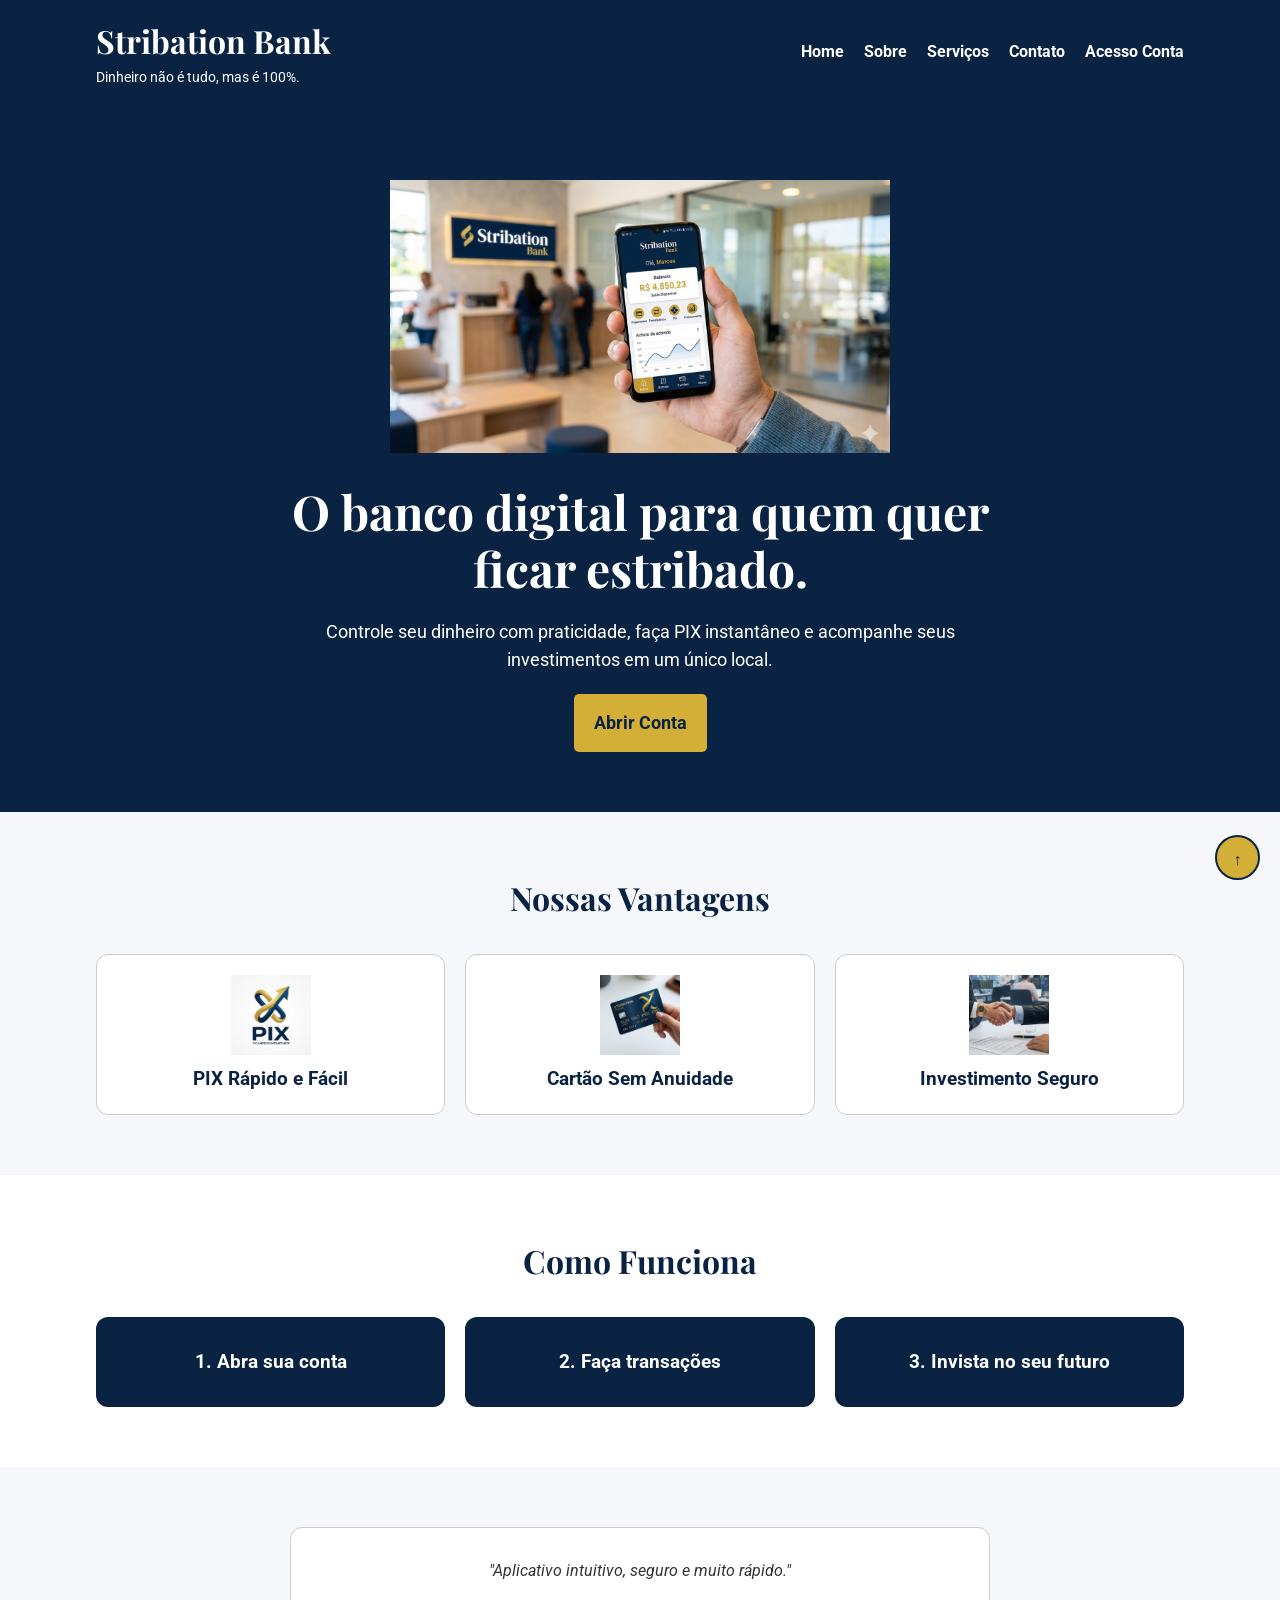
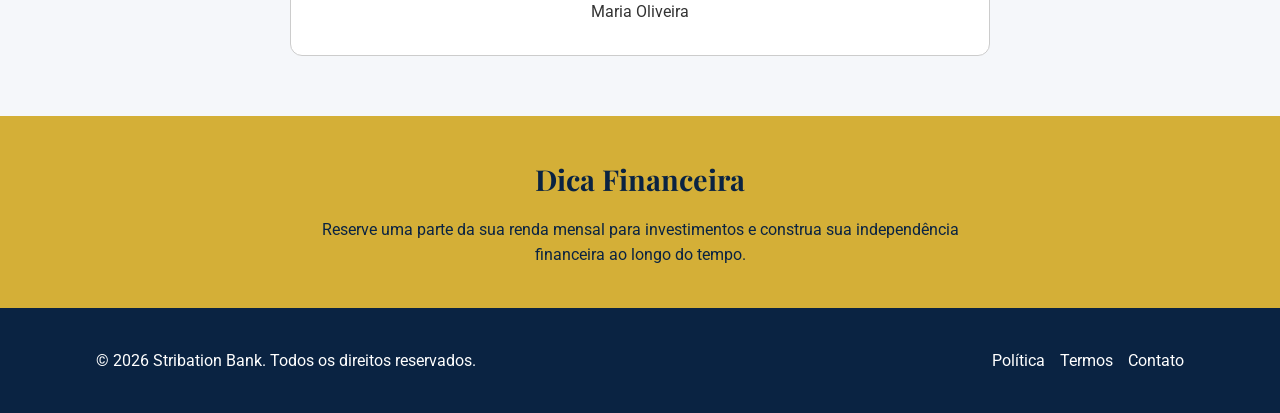
<file: index.html>
<!DOCTYPE html>
<html lang="pt-br">

<head>
  <meta charset="UTF-8" />
  <meta name="viewport" content="width=device-width, initial-scale=1.0" />
  <title>Stribation Bank</title>
  <link rel="stylesheet" href="css/style.css" />
  <link href="https://fonts.googleapis.com/css2?family=Roboto:wght@300;400;700&family=Playfair+Display:wght@400;700&display=swap" rel="stylesheet"/>
  <link rel="icon" href="images/logo.png" >

</head>

<body>

<!--HEADER-->
  <header>
     <div class="container">

            <div class="logo">
                <h1>Stribation Bank</h1>
                <p>Dinheiro não é tudo, mas é 100%.</p>
            </div>
          <nav>
              <a href="index.html">Home</a>
              <a href="sobre.html">Sobre</a>
              <a href="servicos.html">Serviços</a>
              <a href="contato.html">Contato</a>
              <a href="contato.html">Acesso Conta</a>
          </nav>
      </div>
  </header>


    <!-- MAIN -->

    <main>

    <!-- HERO -->

        <section class="hero">
    
            <div class="container">

            <div class="hero-imagem">
                <img src="images/app-bank.png" alt="Aplicativo do Stribation Bank">
            </div>

            <div class="hero-texto">
                <h2>O banco digital para quem quer ficar estribado.</h2>
                <p>Controle seu dinheiro com praticidade, faça PIX instantâneo e acompanhe seus investimentos em um único local.</p>
            
           
                <div class="hero-botoes">
                    <a href="contato.html" class="botao">Abrir Conta</a>
            </div>
        </div>

    </div>

        </section>
 

        <!-- VANTAGENS -->

        <section class="secao" id="vantagens">

            <div class="container">

                <h2>Nossas Vantagens</h2>

                <div class="vantagens">

                    <article class="vantagem">
                       
                        <img src="images/pix.png" alt="Ícone PIX">

                        <h3>PIX Rápido e Fácil</h3>

                    </article>

                    <article class="vantagem">
                       
                        <img src="images/cartao.png" alt="Ícone cartão">

                        <h3>Cartão Sem Anuidade</h3>

                    </article>

                    <article class="vantagem">
                      
                        <img src="images/investimento.png" alt="Ícone investimento">

                        <h3>Investimento Seguro</h3>

                    </article>

                </div>

            </div>

        </section>

        <!-- COMO FUNCIONA -->

        <section class="secao secao-clara">

            <div class="container">

                <h2>Como Funciona</h2>

                <div class="passos">

                    <div class="passo">

                        <h3>1. Abra sua conta</h3>

                    </div>

                    <div class="passo">

                        <h3>2. Faça transações</h3>

                    </div>

                    <div class="passo">

                        <h3>3. Invista no seu futuro</h3>

                    </div>

                </div>

            </div>

        </section>

        <!-- DEPOIMENTOS -->

        <section class="secao">

            <div class="container">

                <div class="depoimentos">

                        <p>
                            "Aplicativo intuitivo, seguro e muito rápido."
                        </p>

                        <span>Maria Oliveira</span>


                </div>

            </div>

        </section>

    </main>

    <!-- ASIDE -->

    <aside class="dica-financeira">

        <div class="container">

            <h2>Dica Financeira</h2>

            <p>
                Reserve uma parte da sua renda mensal para investimentos e
                construa sua independência financeira ao longo do tempo.
            </p>

        </div>

    </aside>

    <!-- FOOTER -->

      <!-- FOOTER -->
    <footer>
    <div class="container">
      <p>© 2026 Stribation Bank. Todos os direitos reservados.</p>
      <nav class="footer-nav">
        <a href="#">Política</a>
        <a href="#">Termos</a>
        <a href="#">Contato</a>
      </nav>
    </div>
    </footer>

  <!-- BOTÃO VOLTAR AO TOPO -->
  <a href="#" class="voltar-topo" aria-label="Voltar ao topo da página">↑</a>

</body>
</html>
</file>
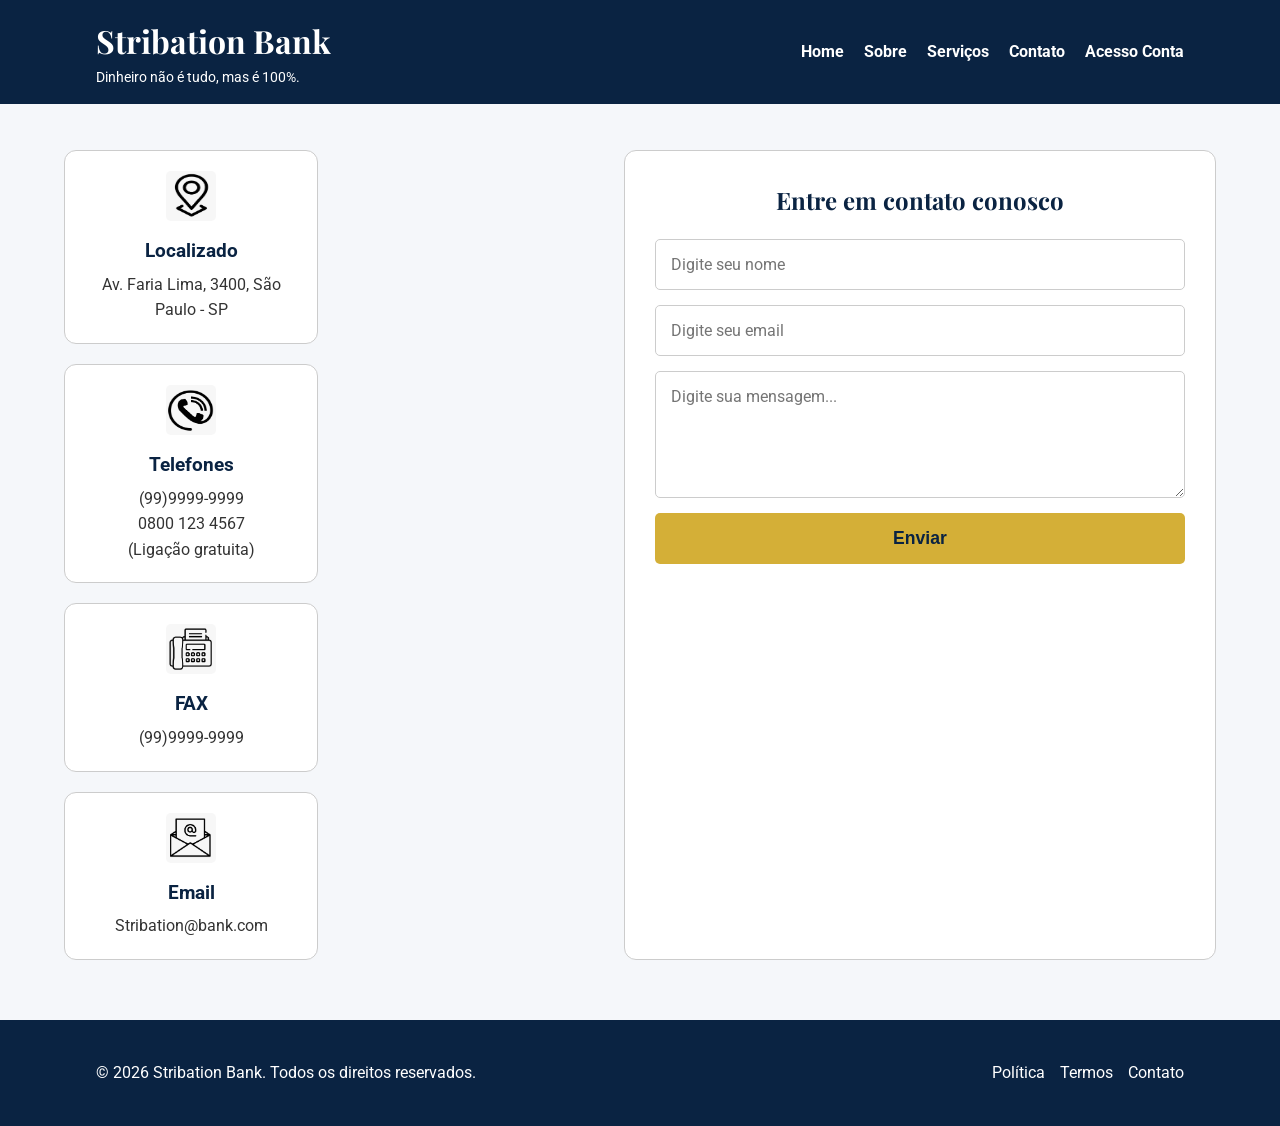
<file: contato.html>
<!DOCTYPE html>
<html lang="pt-br">

<head>
   <meta charset="UTF-8" />
  <meta name="viewport" content="width=device-width, initial-scale=1.0" />
  <title>Stribation Bank</title>
  <link rel="stylesheet" href="css/style.css" />
  <link rel="shortcut icon" href="./images/emprestimo.png" type="image/x-icon">
  <link href="https://fonts.googleapis.com/css2?family=Roboto:wght@300;400;700&family=Playfair+Display:wght@400;700&display=swap" rel="stylesheet"/>
  <link rel="icon" href="images/logo.png" >

</head>

<body>

  <!--HEADER-->

  <header>
      <div class="container">

            <div class="logo">
                <h1>Stribation Bank</h1>
                <p>Dinheiro não é tudo, mas é 100%.</p>
            </div>

          <nav>
              <a href="index.html">Home</a>
              <a href="sobre.html">Sobre</a>
              <a href="servicos.html">Serviços</a>
              <a href="contato.html">Contato</a>
              <a href="contato.html">Acesso Conta</a>
          </nav>
      </div>
  </header>

  <!--MAIN-->

  <main class="main-contato">

    <!-- COLUNA DA ESQUERDA: CARTÕES -->

    <section class="cards-contato">
        <div class="card">
            <img src="./images/localização.jpg" alt="Ícone Localização">
            <h3>Localizado</h3>
            <p>Av. Faria Lima, 3400, São Paulo - SP</p>           
        </div>
        <div class="card">
            <img src="./images/contatos.jpg" alt="Ícone Telefone">
            <h3>Telefones</h3>
            <p>(99)9999-9999<br>0800 123 4567<br>(Ligação gratuita)</p>
        </div>
        <div class="card">
            <img src="./images/Fax.jpg" alt="Ícone Fax">
            <h3>FAX</h3>
            <p>(99)9999-9999</p>
        </div>
        <div class="card">
            <img src="./images/Email.jpg" alt="Ícone Email">
            <h3>Email</h3>
            <p>Stribation@bank.com</p>
        </div>
    </section>

    <!-- COLUNA DA DIREITA: FORMULÁRIO -->

    <section class="form-contato">
        <h2>Entre em contato conosco</h2>
        <form>
            <input type="text" placeholder="Digite seu nome" required>
            <input type="email" placeholder="Digite seu email" required>
            <textarea placeholder="Digite sua mensagem..." rows="5" required></textarea>
            <button type="submit">Enviar</button>
        </form>
    </section>
  </main>
  
  <!-- FOOTER -->

  <footer>
    <div class="container">
      <p>© 2026 Stribation Bank. Todos os direitos reservados.</p>
      <nav class="footer-nav">
        <a href="#">Política</a>
        <a href="#">Termos</a>
        <a href="#">Contato</a>
      </nav>
    </div>
  </footer>

</body>

</html>
</file>
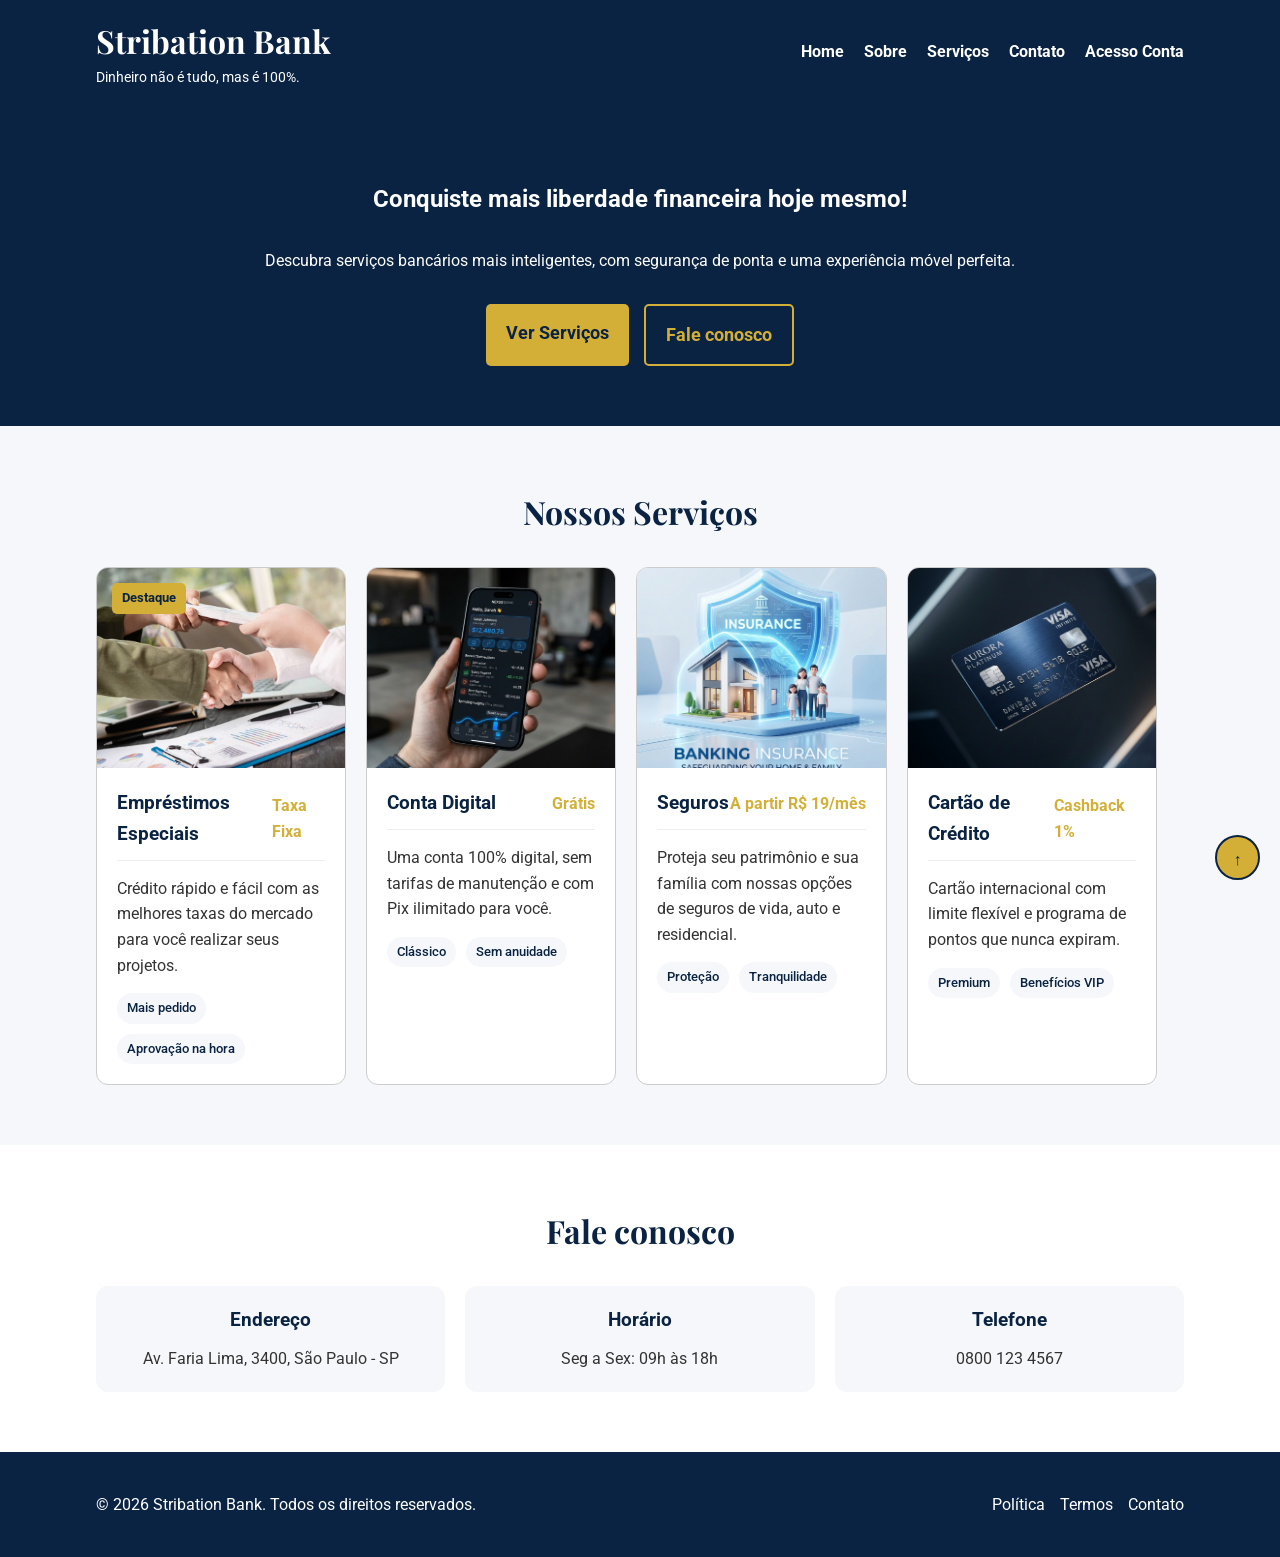
<file: servicos.html>
<!DOCTYPE html>
<html lang="pt-br">

<head>
  <meta charset="UTF-8" />
  <meta name="viewport" content="width=device-width, initial-scale=1.0" />
  <title>Stribation Bank</title>
  <link rel="stylesheet" href="css/style.css" />
  <link href="https://fonts.googleapis.com/css2?family=Roboto:wght@300;400;700&family=Playfair+Display:wght@400;700&display=swap" rel="stylesheet"/>
  <link rel="icon" href="images/logo.png" >
</head>

<body>
  <!--HEADER Nathiara-->
  <header>
      <div class="container">

            <div class="logo">
                <h1>Stribation Bank</h1>
                <p>Dinheiro não é tudo, mas é 100%.</p>
            </div>

          <nav>
              <a href="index.html">Home</a>
              <a href="sobre.html">Sobre</a>
              <a href="servicos.html">Serviços</a>
              <a href="contato.html">Contato</a>
              <a href="contato.html">Acesso Conta</a>
          </nav>
      </div>
  </header>

  <main>
    <!-- HERO -->
    <section class="hero" aria-labelledby="hero-title">
      <div class="container">
        <h1 id="hero-title">Conquiste mais liberdade financeira hoje mesmo!</h1>
        <p>Descubra serviços bancários mais inteligentes, com segurança de ponta e uma experiência móvel perfeita.</p>
        <div class="hero-botoes">
          <a href="#servico" class="botao" aria-label="Explorar nossos serviços bancários">Ver Serviços</a>
          <a href="#contato" class="botao-outline" aria-label="Entrar em contato com o atendimento">Fale conosco</a>
        </div>
      </div>
    </section>

    <!-- SERVIÇOS -->
    <section class="secao" id="servico" aria-labelledby="servicos-title">
      <div class="container">
        <h2 id="servicos-title">Nossos Serviços</h2>

        <div class="itens">

          <div class="item">
            <span class="badge-absoluto">Destaque</span>
            <img src="images/emprestimo.png" alt="Pessoa sorrindo usando aplicativo de empréstimo do banco no celular" class="item-img"/>
            <div class="item-corpo">
              <div class="item-topo">
                <h3>Empréstimos Especiais</h3>
                <span class="preco">Taxa Fixa</span>
              </div>
              <p>Crédito rápido e fácil com as melhores taxas do mercado para você realizar seus projetos.</p>
              <div class="item-tags">
                <span class="tag">Mais pedido</span>
                <span class="tag">Aprovação na hora</span>
              </div>
            </div>
          </div>

          <div class="item">
            <img src="images/conta_digital.png" alt="Interface moderna de aplicativo bancário com tema escuro e detalhes em azul num smartphone" class="item-img"/>
            <div class="item-corpo">
              <div class="item-topo">
                <h3>Conta Digital</h3>
                <span class="preco">Grátis</span>
              </div>
              <p>Uma conta 100% digital, sem tarifas de manutenção e com Pix ilimitado para você.</p>
              <div class="item-tags">
                <span class="tag">Clássico</span>
                <span class="tag">Sem anuidade</span>
              </div>
            </div>
          </div>

          <div class="item">
            <img src="images/seguros_banco.png" alt="Ilustração conceitual 3D de um escudo azul protegendo uma casa e uma família, representando segurança e seguro" class="item-img"/>
            <div class="item-corpo">
              <div class="item-topo">
                <h3>Seguros</h3>
                <span class="preco">A partir R$ 19/mês</span>
              </div>
              <p>Proteja seu patrimônio e sua família com nossas opções de seguros de vida, auto e residencial.</p>
              <div class="item-tags">
                <span class="tag">Proteção</span>
                <span class="tag">Tranquilidade</span>
              </div>
            </div>
          </div>

          <div class="item">
            <img src="images/cartao_credito_.png" alt="Cartão de crédito metálico azul escuro com design premium e moderno flutuando" class="item-img"/>
            <div class="item-corpo">
              <div class="item-topo">
                <h3>Cartão de Crédito</h3>
                <span class="preco">Cashback 1%</span>
              </div>
              <p>Cartão internacional com limite flexível e programa de pontos que nunca expiram.</p>
              <div class="item-tags">
                <span class="tag">Premium</span>
                <span class="tag">Benefícios VIP</span>
              </div>
            </div>
          </div>

        </div>
      </div>
    </section>

    <!-- CONTATO -->
    <section class="secao secao-clara" id="contato" aria-labelledby="contato-title">
      <div class="container">
        <h2 id="contato-title">Fale conosco</h2>
        <div class="contato-infos">
          <div class="contato-item">
            <h3>Endereço</h3>
            <p>Av. Faria Lima, 3400, São Paulo - SP</p>
          </div>
          <div class="contato-item">
            <h3>Horário</h3>
            <p>Seg a Sex: 09h às 18h</p>
          </div>
          <div class="contato-item">
            <h3>Telefone</h3>
            <p>0800 123 4567</p>
          </div>
        </div>
      </div>
    </section>
  </main>

   <!-- FOOTER -->
  <footer>
    <div class="container">
      <p>© 2026 Stribation Bank. Todos os direitos reservados.</p>
      <nav class="footer-nav">
        <a href="#">Política</a>
        <a href="#">Termos</a>
        <a href="#">Contato</a>
      </nav>
    </div>
  </footer>

  <!-- BOTÃO VOLTAR AO TOPO -->
  <a href="servicos.html" class="voltar-topo" aria-label="Voltar ao topo da página">↑</a>
</body>
</html>
</file>
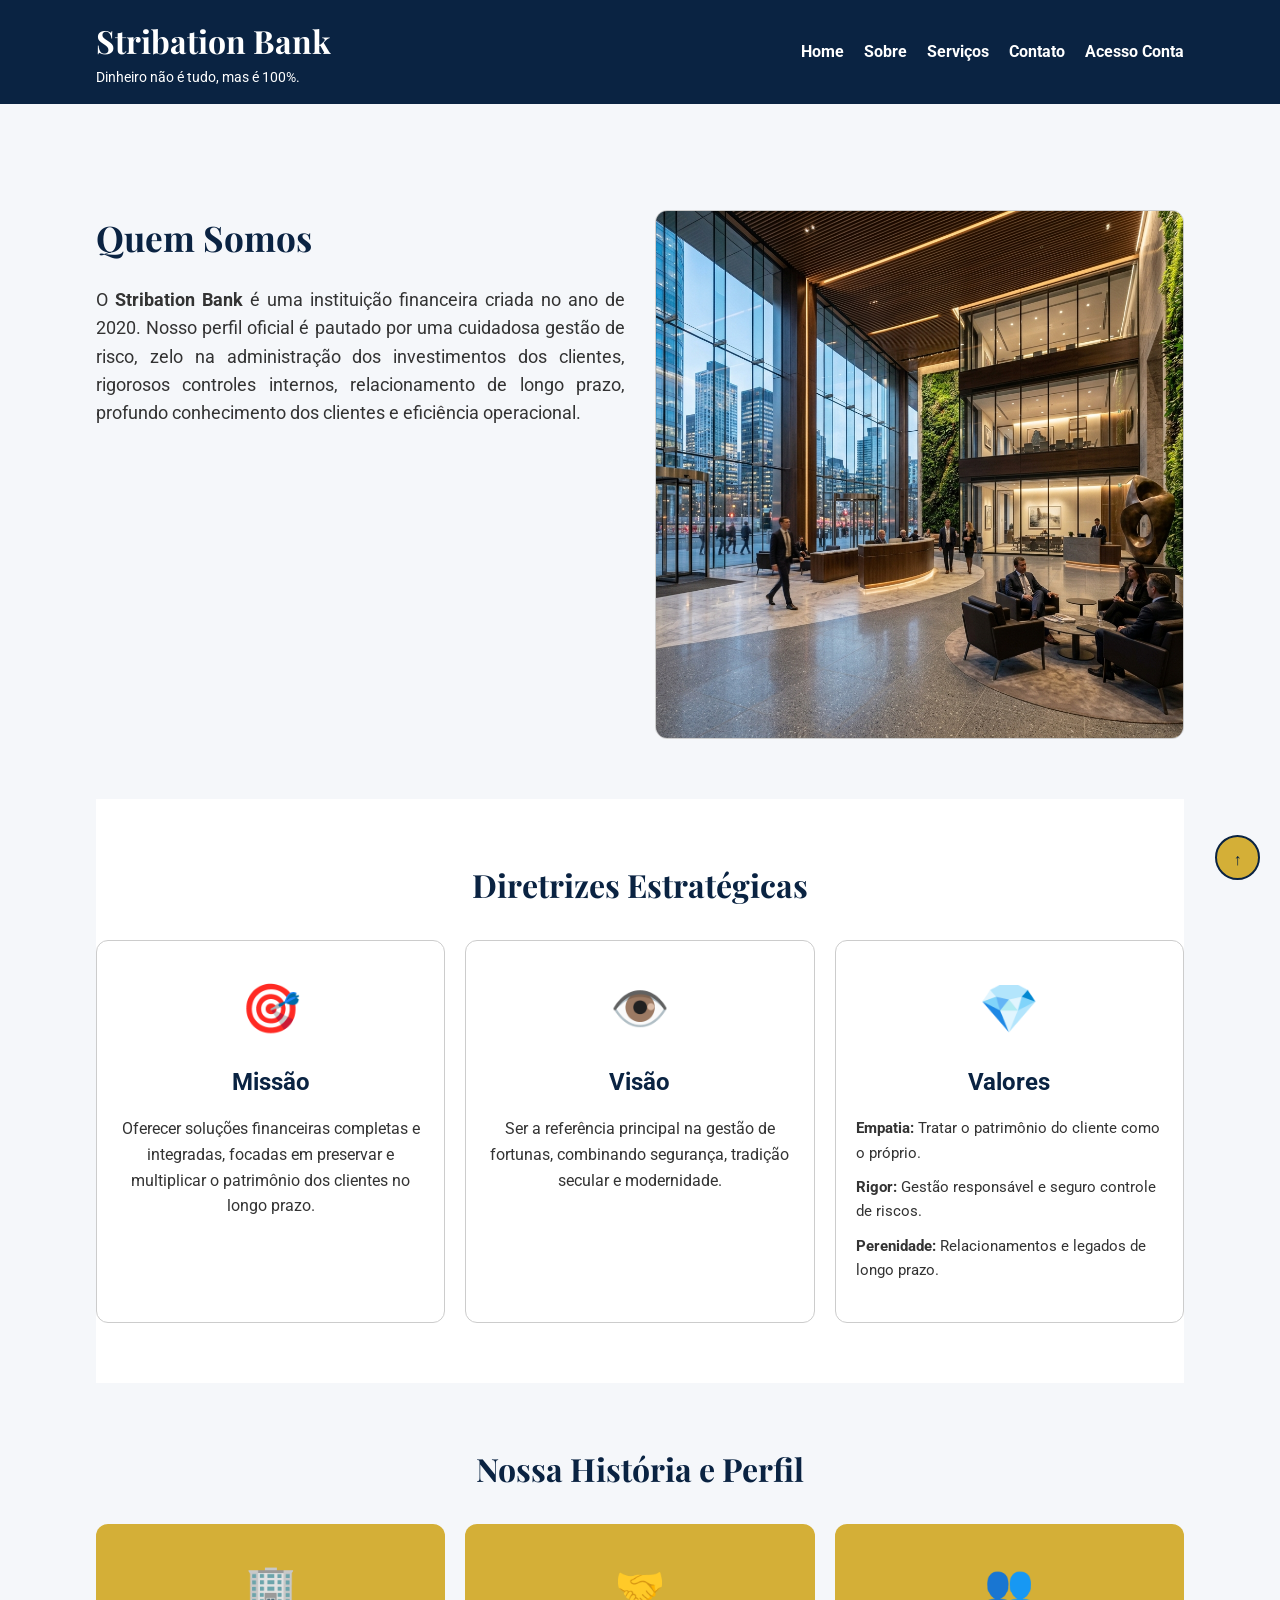
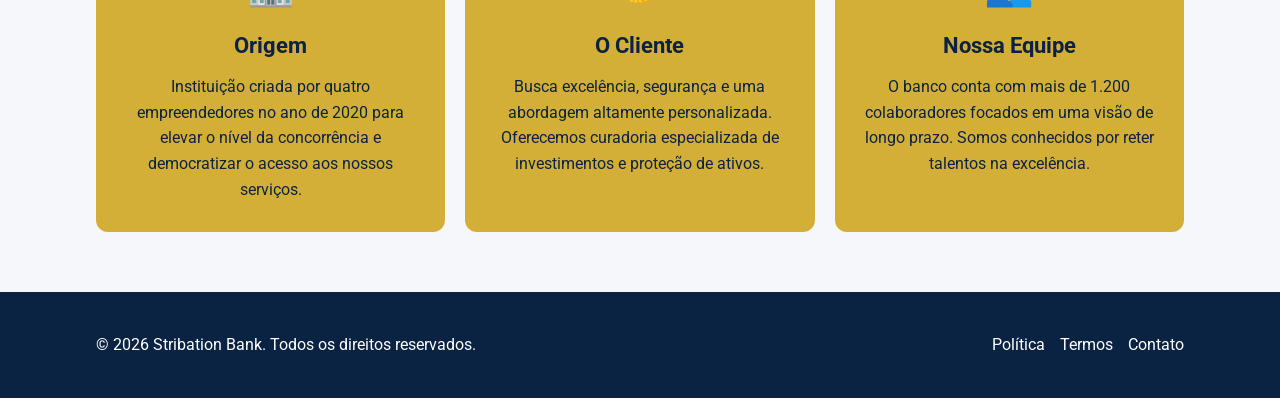
<file: sobre.html>
<!DOCTYPE html>
<html lang="pt-BR">
<head>
    <meta charset="UTF-8">
    <meta name="viewport" content="width=device-width, initial-scale=1.0">
    <title>Sobre Nós | Stribation Bank</title>
    <link rel="stylesheet" href="css/style.css">
    <link href="https://fonts.googleapis.com/css2?family=Roboto:wght@300;400;700&family=Playfair+Display:wght@400;700&display=swap" rel="stylesheet"/>
</head>
<body>

    <header>
        <div class="container">
            <div class="logo">
                <h1>Stribation Bank</h1>
                <p>Dinheiro não é tudo, mas é 100%.</p>
            </div>
            <nav>
                <a href="index.html">Home</a>
                <a href="sobre.html">Sobre</a>
                <a href="servicos.html">Serviços</a>
                <a href="contato.html">Contato</a>
                <a href="contato.html">Acesso Conta</a>
            </nav>
        </div>
    </header>

    <main class="main-offset">
        <div class="container">
        
        <section class="secao sobre-hero">
            <div class="sobre-texto">
                <h2>Quem Somos</h2>
                <p>O <strong>Stribation Bank</strong> é uma instituição financeira criada no ano de 2020. Nosso perfil oficial é pautado por uma cuidadosa gestão de risco, zelo na administração dos investimentos dos clientes, rigorosos controles internos, relacionamento de longo prazo, profundo conhecimento dos clientes e eficiência operacional.</p>
            </div>
            <div class="sobre-imagem">
                <img src="images/sede_banco.png" alt="Interior corporativo luxuoso da sede do Stribation Bank" />
            </div>
        </section>

        <section class="secao secao-clara">
            <h2>Diretrizes Estratégicas</h2>
            <div class="mvv-grid">
                <div class="mvv-card">
                    <div class="icone-card">🎯</div>
                    <h3>Missão</h3>
                    <p>Oferecer soluções financeiras completas e integradas, focadas em preservar e multiplicar o patrimônio dos clientes no longo prazo.</p>
                </div>
                <div class="mvv-card">
                    <div class="icone-card">👁️</div>
                    <h3>Visão</h3>
                    <p>Ser a referência principal na gestão de fortunas, combinando segurança, tradição secular e modernidade.</p>
                </div>
                <div class="mvv-card">
                    <div class="icone-card">💎</div>
                    <h3>Valores</h3>
                    <ul class="pillars-list">
                        <li><strong>Empatia:</strong> Tratar o patrimônio do cliente como o próprio.</li>
                        <li><strong>Rigor:</strong> Gestão responsável e seguro controle de riscos.</li>
                        <li><strong>Perenidade:</strong> Relacionamentos e legados de longo prazo.</li>
                    </ul>
                </div>
            </div>
        </section>

        <section class="secao">
            <h2>Nossa História e Perfil</h2>
            <div class="highlight-grid">
                <div class="highlight-item">
                    <div class="icone-destaque">🏢</div>
                    <h3>Origem</h3>
                    <p>Instituição criada por quatro empreendedores no ano de 2020 para elevar o nível da concorrência e democratizar o acesso aos nossos serviços.</p>
                </div>
                <div class="highlight-item">
                    <div class="icone-destaque">🤝</div>
                    <h3>O Cliente</h3>
                    <p>Busca excelência, segurança e uma abordagem altamente personalizada. Oferecemos curadoria especializada de investimentos e proteção de ativos.</p>
                </div>
                <div class="highlight-item">
                    <div class="icone-destaque">👥</div>
                    <h3>Nossa Equipe</h3>
                    <p>O banco conta com mais de 1.200 colaboradores focados em uma visão de longo prazo. Somos conhecidos por reter talentos na excelência.</p>
                </div>
            </div>
        </section>

        </div>
    </main>

    <footer>
        <div class="container">
            <p>&copy; 2026 Stribation Bank. Todos os direitos reservados.</p>
            <nav class="footer-nav">
                <a href="#">Política</a>
                <a href="#">Termos</a>
                <a href="#">Contato</a>
            </nav>
        </div>
    </footer>

    <!-- BOTÃO VOLTAR AO TOPO -->
    <a href="#top" class="voltar-topo" aria-label="Voltar ao topo da página">↑</a>

</body>
</html>
</file>
<file: css/style.css>
/*RESET*/
* {
    margin: 0;
    padding: 0;
    box-sizing: border-box;
}

/*VARIÁVEIS*/
:root {
    --cor-primaria: #0a2342;
    --cor-secundaria: #d4af37;
    --cor-fundo: #f5f7fa;
    --cor-branca: #ffffff;
    --cor-texto: #333333;
    --cor-destaque: #ff9204;
    --cor-principal: #e08000;

    --fonte-texto: 'Roboto', sans-serif;
    --fonte-titulo: 'Playfair Display', serif;

    /* ESPAÇAMENTOS */
    --espaco-2xs: 5px;
    --espaco-xs: 10px;
    --espaco-sm: 15px;
    --espaco-md: 20px;
    --espaco-lg: 30px;
    --espaco-xl: 40px;
    --espaco-2xl: 60px;
    --espaco-3xl: 80px;
    --espaco-4xl: 150px;
    --espaco-5xl: 180px;

    /* BORDAS E LAYOUT */
    --radius-sm: 5px;
    --radius-md: 12px;
    --radius-lg: 20px;
    
    --largura-container: 1200px;
    --largura-texto: 700px;
    --largura-texto-lg: 800px;
}

/* GERAL */
body {
    font-family: var(--fonte-texto);
    background-color: var(--cor-fundo);
    color: var(--cor-texto);
    line-height: 1.6;
}

img {
    display: block;
    max-width: 100%;
}

a {
    text-decoration: none;
}

.container {
    width: 90%;
    max-width: var(--largura-container);
    margin: 0 auto;
}

.main-offset {
    padding-top: var(--espaco-4xl);
}

/*HEADER*/
header {
    background-color: var(--cor-primaria);
    color: var(--cor-branca);
    position: fixed;
    top: 0;
    width: 100%;
    z-index: 1000;
}

header .container {
    display: flex;
    flex-direction: column;
    justify-content: center;
    align-items: center;
    padding: var(--espaco-sm) 0;
    gap: var(--espaco-sm);
}

.logo {
    text-align: center;
}

.logo h1 {
    font-family: var(--fonte-titulo);
    font-size: 2rem;
}

.logo p {
    font-size: 0.9rem;
}

header nav {
    display: flex;
    flex-wrap: wrap;
    justify-content: center;
    gap: var(--espaco-sm);
}

header nav a {
    color: white;
    font-weight: bold;
}

header nav a:hover {
    color: var(--cor-secundaria);
}

/*HERO */
.hero {
    padding: var(--espaco-5xl) 0 var(--espaco-2xl);
    background-color: var(--cor-primaria);
    color: white;
}

.hero .container {
    display: flex;
    flex-direction: column;
    align-items: center;
    text-align: center;
    gap: var(--espaco-lg);
}

.hero-imagem {
    width: 100%;
    order: 1;
}

.hero-imagem img {
    max-width: 500px;
    width: 100%;
    height: auto;
    margin: 0 auto;
}

.hero-texto {
    width: 100%;
    max-width: var(--largura-texto);
    order: 2;
}

.hero-texto h2 {
    font-family: var(--fonte-titulo);
    font-size: 2.2rem;
    line-height: 1.2;
    margin-bottom: var(--espaco-md);
}

.hero-texto p {
    font-size: 1.1rem;
    margin-bottom: var(--espaco-md);
}

.hero-botoes {
    order: 3;
    display: flex;
    flex-direction: column;
    gap: var(--espaco-sm);
    width: 100%;
}

.botao, .botao-outline {
    display: inline-block;
    padding: var(--espaco-sm) var(--espaco-md);
    border-radius: var(--radius-sm);
    font-weight: bold;
    font-size: 1.1rem;
    text-align: center;
    width: 100%;
}

.botao {
    background-color: var(--cor-secundaria);
    color: var(--cor-primaria);
}

.botao:hover {
    background-color: var(--cor-fundo);
    color: var(--cor-secundaria);
}

.botao-outline {
    background-color: transparent;
    color: var(--cor-secundaria);
    border: 2px solid var(--cor-secundaria);
}

.botao-outline:hover {
    background-color: var(--cor-secundaria);
    color: var(--cor-primaria);
}

/*SEÇÕES*/
.secao {
    padding: var(--espaco-2xl) 0;
}

.secao h2 {
    text-align: center;
    margin-bottom: var(--espaco-lg);
    color: var(--cor-primaria);
    font-family: var(--fonte-titulo);
    font-size: 2rem;
}

.secao-clara {
    background-color: white;
}

/* ITENS (SERVIÇOS) */
.itens {
    display: flex;
    flex-direction: column;
    gap: var(--espaco-md);
}

.item {
    position: relative;
    background-color: white;
    border-radius: var(--radius-md);
    overflow: hidden;
    border: 1px solid #ccc;
}

.badge-absoluto {
    position: absolute;
    top: var(--espaco-sm);
    left: var(--espaco-sm);
    background-color: var(--cor-secundaria);
    color: var(--cor-primaria);
    padding: var(--espaco-2xs) var(--espaco-xs);
    border-radius: var(--radius-sm);
    font-size: 0.8rem;
    font-weight: bold;
    z-index: 10;
}

.item-img {
    width: 100%;
    height: 200px;
    object-fit: cover;
}

.item-corpo {
    padding: var(--espaco-md);
    display: flex;
    flex-direction: column;
    gap: var(--espaco-sm);
}

.item-topo {
    display: flex;
    justify-content: space-between;
    align-items: center;
    border-bottom: 1px solid #eee;
    padding-bottom: var(--espaco-xs);
}

.item-topo h3 {
    color: var(--cor-primaria);
    font-size: 1.2rem;
}

.preco {
    font-weight: bold;
    color: var(--cor-secundaria);
}

.item-tags {
    display: flex;
    gap: var(--espaco-xs);
    flex-wrap: wrap;
}

.tag {
    background-color: var(--cor-fundo);
    color: var(--cor-primaria);
    padding: var(--espaco-2xs) var(--espaco-xs);
    border-radius: var(--radius-lg);
    font-size: 0.8rem;
    font-weight: 500;
}

/* CONTATO */
.contato-infos {
    display: flex;
    flex-direction: column;
    gap: var(--espaco-md);
}

.contato-item {
    background-color: var(--cor-fundo);
    padding: var(--espaco-md);
    border-radius: var(--radius-md);
    text-align: center;
}

.contato-item h3 {
    color: var(--cor-primaria);
    margin-bottom: var(--espaco-xs);
}

/*VANTAGENS */
.vantagens {
    display: flex;
    flex-direction: column;
    gap: var(--espaco-md);
}

.vantagem {
    background-color: white;
    padding: var(--espaco-md);
    text-align: center;
    border-radius: var(--radius-md);
    border: 1px solid #ccc;
}

.vantagem img {
    width: 80px;
    margin: 0 auto var(--espaco-xs);
}

.vantagem h3 {
    color: var(--cor-primaria);
}

/* PASSOS (COMO FUNCIONA) */
.passos {
    display: flex;
    flex-direction: column;
    gap: var(--espaco-md);
}

.passo {
    background-color: var(--cor-primaria);
    color: white;
    padding: var(--espaco-lg);
    border-radius: var(--radius-md);
    text-align: center;
}

.passo h3 {
    font-size: 1.2rem;
}

/* DEPOIMENTOS*/
.depoimentos {
    background-color: white;
    max-width: var(--largura-texto);
    margin: 0 auto;
    padding: var(--espaco-lg);
    border-radius: var(--radius-md);
    text-align: center;
    border: 1px solid #ccc;
}

.depoimentos p {
    margin-bottom: var(--espaco-sm);
    font-style: italic;
}

/* ASIDE*/
.dica-financeira {
    background-color: var(--cor-secundaria);
    color: var(--cor-primaria);
    text-align: center;
    padding: var(--espaco-xl) 0;
}

.dica-financeira h2 {
    margin-bottom: var(--espaco-sm);
    font-family: var(--fonte-titulo);
    font-size: 1.8rem;
}

.dica-financeira p {
    max-width: var(--largura-texto);
    margin: 0 auto;
    padding: 0 var(--espaco-sm);
}

/* FOOTER*/
footer {
    background-color: var(--cor-primaria);
    color: white;
    padding: var(--espaco-xl) 0;
    text-align: center;
}

footer .container {
    display: flex;
    flex-direction: column;
    align-items: center;
    gap: var(--espaco-md);
}

.footer-nav {
    display: flex;
    flex-wrap: wrap;
    justify-content: center;
    gap: var(--espaco-sm);
}

footer a {
    color: white;
}

footer a:hover {
    color: var(--cor-secundaria);
}

/* BOTÃO VOLTAR TOPO */
.voltar-topo{
    position: fixed;
    right: var(--espaco-md);
    bottom: var(--espaco-md);
    width: 45px;
    height: 45px;
    background: var(--cor-secundaria);
    color: var(--cor-primaria);
    border-radius: 50%;
    text-align: center;
    line-height: 45px;
    font-weight: bold;
    border: 2px solid var(--cor-primaria);
    z-index: 1000;
}

.voltar-topo:hover{
    background: white;
}

/* =========================================
   ESTILOS PAGE SOBRE
   ========================================= */

/* HERO DA PÁGINA SOBRE */
.sobre-hero {
    display: flex;
    flex-direction: column;
    align-items: center;
    gap: var(--espaco-lg);
}

.sobre-texto h2 {
    color: var(--cor-primaria);
    font-family: var(--fonte-titulo);
    font-size: 2.2rem;
    margin-bottom: var(--espaco-md);
    text-align: center;
}

.sobre-texto p {
    font-size: 1.1rem;
    text-align: justify;
    margin-bottom: var(--espaco-sm);
}

.sobre-imagem img {
    border-radius: var(--radius-md);
    border: 1px solid #ccc;
    width: 100%;
}

/* DIRETRIZES ESTRATÉGICAS */
.mvv-grid {
    display: flex;
    flex-direction: column;
    gap: var(--espaco-md);
}

.mvv-card {
    background-color: var(--cor-branca);
    padding: var(--espaco-lg) var(--espaco-md);
    border-radius: var(--radius-md);
    text-align: center;
    border: 1px solid #ccc;
}

.mvv-card:hover {
    border-color: var(--cor-secundaria);
}

.icone-card {
    font-size: 3rem;
    margin-bottom: var(--espaco-sm);
}

.mvv-card h3 {
    color: var(--cor-primaria);
    font-size: 1.5rem;
    margin-bottom: var(--espaco-sm);
}

.pillars-list {
    list-style: none;
    text-align: left;
    margin-top: var(--espaco-sm);
}

.pillars-list li {
    margin-bottom: var(--espaco-xs);
    font-size: 0.95rem;
}

/* HISTÓRIA E PERFIL */
.highlight-grid {
    display: flex;
    flex-direction: column;
    gap: var(--espaco-md);
}

.highlight-item {
    background-color: var(--cor-secundaria);
    color: var(--cor-primaria);
    padding: var(--espaco-lg);
    border-radius: var(--radius-md);
    text-align: center;
}

.highlight-item:hover {
    background-color: var(--cor-primaria);
    color: var(--cor-branca);
}

.icone-destaque {
    font-size: 2.5rem;
    margin-bottom: var(--espaco-xs);
}

.highlight-item h3 {
    font-size: 1.4rem;
    margin-bottom: var(--espaco-xs);
}

/* =========================================
   ESTILOS PAGE CONTATO
   ========================================= */
.main-contato {
    padding-top: var(--espaco-4xl);
    padding-bottom: var(--espaco-2xl);
    display: flex;
    flex-direction: column;
    gap: var(--espaco-lg);
    width: 90%;
    max-width: var(--largura-container);
    margin: 0 auto;
}

.cards-contato {
    display: flex;
    flex-direction: column;
    gap: var(--espaco-md);
}

.card {
    background-color: var(--cor-branca);
    padding: var(--espaco-md);
    border-radius: var(--radius-md);
    text-align: center;
    border: 1px solid #ccc;
    display: flex;
    flex-direction: column;
    align-items: center;
    gap: var(--espaco-2xs);
}

.card img {
    width: 50px;
    height: 50px;
    margin-bottom: var(--espaco-xs);
    border-radius: var(--radius-sm);
}

.card h3 {
    color: var(--cor-primaria);
    font-size: 1.2rem;
}

.form-contato {
    background-color: var(--cor-branca);
    padding: var(--espaco-lg);
    border-radius: var(--radius-md);
    border: 1px solid #ccc;
}

.form-contato h2 {
    color: var(--cor-primaria);
    margin-bottom: var(--espaco-md);
    font-family: var(--fonte-titulo);
    text-align: center;
}

.form-contato form {
    display: flex;
    flex-direction: column;
    gap: var(--espaco-sm);
}

.form-contato input,
.form-contato textarea {
    width: 100%;
    padding: var(--espaco-sm);
    border: 1px solid #ccc;
    border-radius: var(--radius-sm);
    font-family: var(--fonte-texto);
    font-size: 1rem;
    outline: none;
}

.form-contato input:focus,
.form-contato textarea:focus {
    border-color: var(--cor-secundaria);
}

.form-contato button {
    background-color: var(--cor-secundaria);
    color: var(--cor-primaria);
    padding: var(--espaco-sm) var(--espaco-md);
    border: none;
    border-radius: var(--radius-sm);
    font-weight: bold;
    font-size: 1.1rem;
    cursor: pointer;
}

.form-contato button:hover {
    background-color: var(--cor-primaria);
    color: var(--cor-branca);
}

/* =========================================
   MEDIA QUERIES - TABLET (min-width: 768px)
   ========================================= */
@media (min-width: 768px) {
    header .container {
        flex-direction: row;
        justify-content: space-between;
        padding: var(--espaco-sm) 0;
    }

    .logo {
        text-align: left;
    }

    header nav {
        gap: var(--espaco-md);
    }

    .hero-texto h2 {
        font-size: 3rem;
    }

    .hero-botoes {
        flex-direction: row;
        justify-content: center;
        width: auto;
    }

    .botao, .botao-outline {
        width: auto;
    }

    .itens {
        flex-direction: row;
        flex-wrap: wrap;
    }

    .item {
        width: 48%;
    }

    .contato-infos {
        flex-direction: row;
    }

    .contato-item {
        flex: 1;
    }

    .vantagens {
        flex-direction: row;
    }

    .vantagem {
        flex: 1;
    }

    .passos {
        flex-direction: row;
    }

    .passo {
        flex: 1;
    }

    /* PÁGINA SOBRE */
    .sobre-hero {
        flex-direction: row;
        align-items: flex-start;
    }

    .sobre-texto, .sobre-imagem {
        flex: 1;
    }

    .sobre-texto h2 {
        text-align: left;
    }

    .mvv-grid {
        flex-direction: row;
    }

    .mvv-card {
        flex: 1;
    }

    .highlight-grid {
        flex-direction: row;
    }

    .highlight-item {
        flex: 1;
    }

    /* PÁGINA CONTATO */
    .main-contato {
        flex-direction: row;
    }

    .cards-contato {
        flex: 1;
        display: flex;
        flex-wrap: wrap;
    }

    .cards-contato .card {
        width: 48%;
    }

    .form-contato {
        flex: 1;
    }

    footer .container {
        flex-direction: row;
        justify-content: space-between;
    }

    footer p {
        text-align: left;
    }
}

/* =========================================
   MEDIA QUERIES - DESKTOP (min-width: 1024px)
   ========================================= */
@media (min-width: 1024px) {
    .container {
        width: 85%;
    }

    .item {
        width: 23%;
    }

    .hero .container {
        max-width: var(--largura-texto-lg);
    }
}

/* ==========================
   CONTEÚDO
</file>
